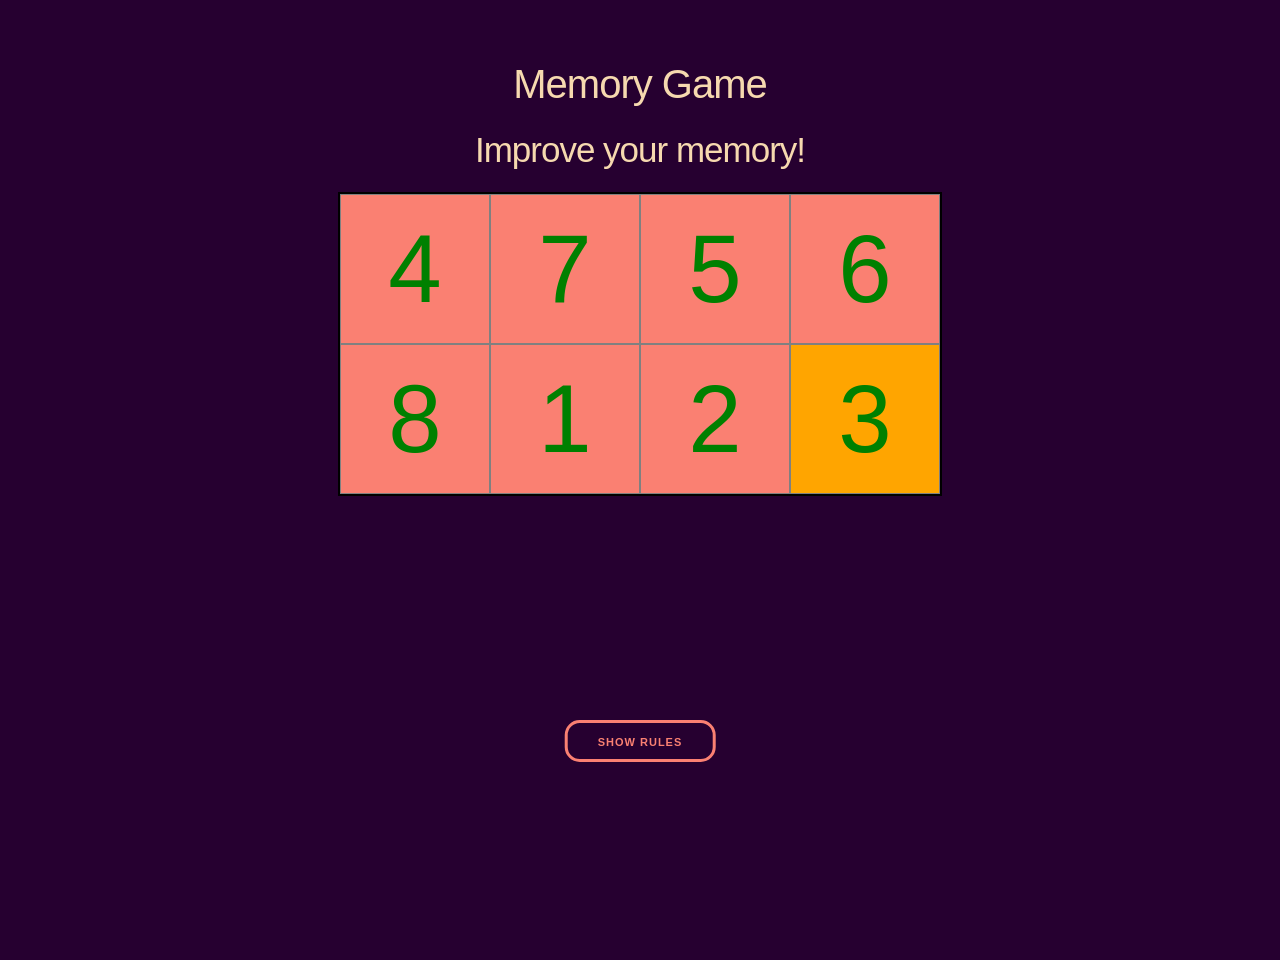
<file: index.html>
<!DOCTYPE html>
<html lang="en">

<head>
  <meta charset="utf-8">
  <title>MemoryGame</title>
  <meta name="ArtE" content="game">
  <meta name="viewport" content="width=device-width, initial-scale=1">
  <link rel="preconnect" href="https://fonts.googleapis.com">
  <link rel="preconnect" href="https://fonts.gstatic.com" crossorigin>
  <link
    href="https://fonts.googleapis.com/css2?family=Exo+2:ital,wght@0,100..900;1,100..900&family=Jura:wght@300..700&display=swap"
    rel="stylesheet">
  <link rel="stylesheet" href="css/normalize.css">
  <link rel="stylesheet" href="css/skeleton.css">
  <link rel="stylesheet" href="css/style.css">
</head>

<body>

  <div class="wrapper">
    <div class="container">
      <div class="row">
        <div class="one-column">
          <h1>Memory Game</h1>
          <h2 class="subtitle">Improve your memory!</h2>
          <div class="gamefield"></div>
        </div>
      </div>

    </div>
    <div class="rules-controls close-tutorial">
      <div class="rules-block">
        <h2 class="rules-title">Rules</h2>
        <ul class="rules-list">
          <li class="rules-item">You need to remember the numbers in eight cells.</li>
          <li class="rules-item">The numbers range from 1 to 8 and are placed randomly.</li>
          <li class="rules-item">Your task is to open the cells in the correct order, from 1 to 8.</li>
          <li class="rules-item">If you select the wrong number once, you get another chance.</li>
          <li class="rules-item">If you make a second mistake, the game resets, and you have to start over.</li>
        </ul>
      </div>
      <div class="controls-block">
        <h2 class="controls-title">Controls</h2>
        <div class="arrows">
          <img src="images/arrow-keys.jpg" alt="">
          <h3>Move between cells</h3>
        </div>
        <div class="arrows">
          <img src="images/space-button-icon.svg" alt="">
          <h3 class="spacebar-title">Open a cell</h3>
        </div>
      </div>

      <button type="button" class="close-tutorial-btn"></button>
    </div>
    <button class="open-tutorial-btn">Show Rules</button>
  </div>

  <script src="./script.js"></script>
</body>

</html>
</file>
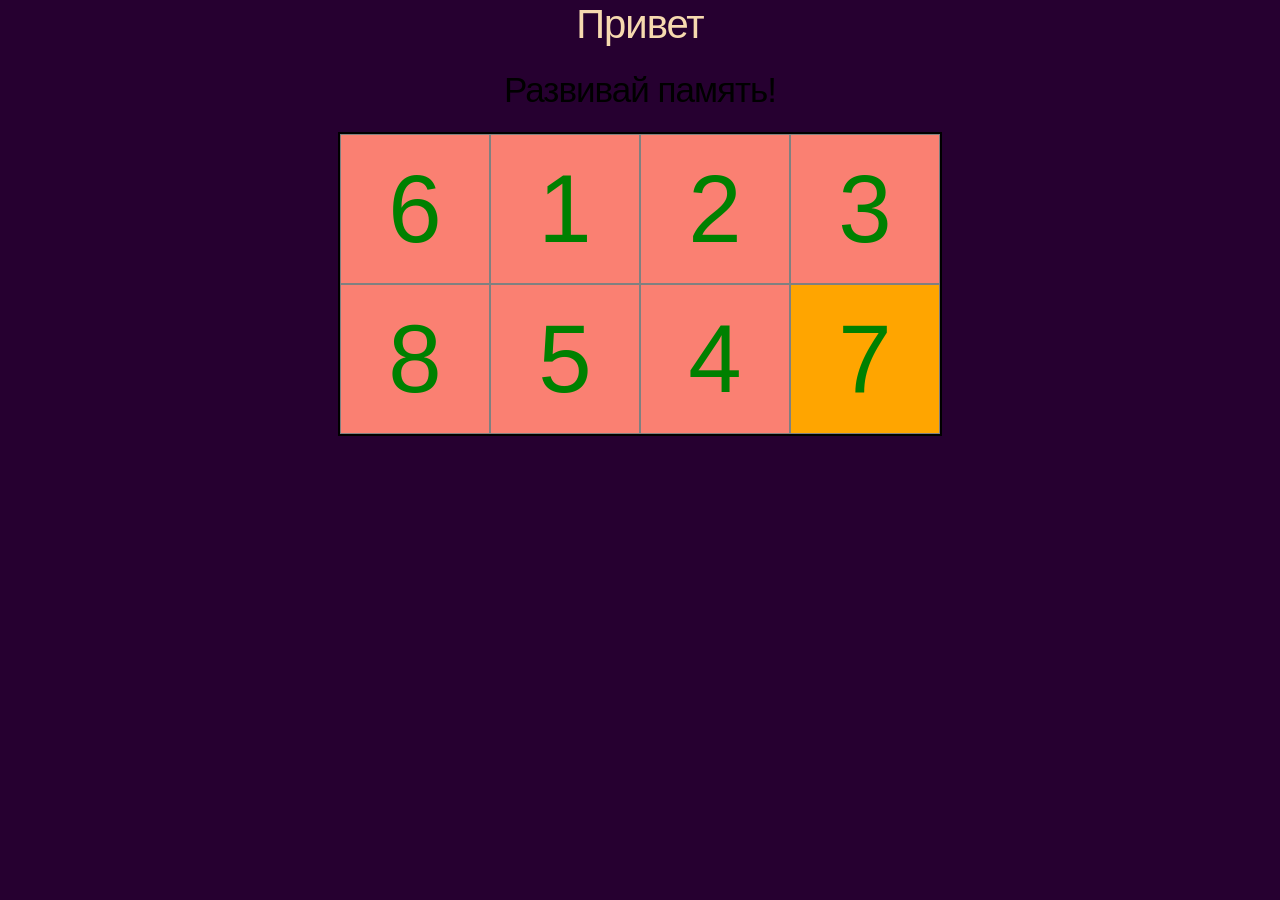
<file: sprint_14.html>
<!DOCTYPE html>
<html lang="en">

<head>
  <meta charset="utf-8">
  <title>Sprint 14. JS24/2 - itgid.info</title>
  <meta name="author" content="itgid.info">
  <meta name="viewport" content="width=device-width, initial-scale=1">
  <link rel="preconnect" href="https://fonts.googleapis.com">
  <link rel="preconnect" href="https://fonts.gstatic.com" crossorigin>
  <link
    href="https://fonts.googleapis.com/css2?family=Exo+2:ital,wght@0,100..900;1,100..900&family=Jura:wght@300..700&display=swap"
    rel="stylesheet">
  <link rel="stylesheet" href="css/normalize.css">
  <link rel="stylesheet" href="css/skeleton.css">
  <link rel="stylesheet" href="css/style.css">
  <!-- <link rel="stylesheet" href="css/night.css"> -->
  <link rel="icon" type="image/svg+xml" href="https://itgid.info/favicon.ico">
</head>

<body>

  <div class="container">
    <div class="row">
      <div class="one-column">
        <h1 >Привет</h1>
        <h2>Развивай память!</h2>
        <div class="gamefield"></div>
        <!-- <div class="message__1">Ошибка! <p>Права на ошибку больше нет</p></div> -->
        
      </div>
    </div>
  </div>

  <script src="./sprint_14.js"></script>
</body>

</html>
</file>
<file: css/skeleton.css>
/*
* Skeleton V2.0.4
* Copyright 2014, Dave Gamache
* www.getskeleton.com
* Free to use under the MIT license.
* http://www.opensource.org/licenses/mit-license.php
* 12/29/2014
*/


/* Table of contents
––––––––––––––––––––––––––––––––––––––––––––––––––
- Grid
- Base Styles
- Typography
- Links
- Buttons
- Forms
- Lists
- Code
- Tables
- Spacing
- Utilities
- Clearing
- Media Queries
*/


/* Grid
–––––––––––––––––––––––––––––––––––––––––––––––––– */
.container {
  position: relative;
  width: 100%;
  max-width: 960px;
  margin: 0 auto;
  padding: 0 20px;
  box-sizing: border-box; }
.column,
.columns {
  width: 100%;
  float: left;
  box-sizing: border-box; }

/* For devices larger than 400px */
@media (min-width: 400px) {
  .container {
    width: 85%;
    padding: 0; }
}

/* For devices larger than 550px */
@media (min-width: 550px) {
  .container {
    width: 80%; }
  .column,
  .columns {
    margin-left: 4%; }
  .column:first-child,
  .columns:first-child {
    margin-left: 0; }

  .one.column,
  .one.columns                    { width: 4.66666666667%; }
  .two.columns                    { width: 13.3333333333%; }
  .three.columns                  { width: 22%;            }
  .four.columns                   { width: 30.6666666667%; }
  .five.columns                   { width: 39.3333333333%; }
  .six.columns                    { width: 48%;            }
  .seven.columns                  { width: 56.6666666667%; }
  .eight.columns                  { width: 65.3333333333%; }
  .nine.columns                   { width: 74.0%;          }
  .ten.columns                    { width: 82.6666666667%; }
  .eleven.columns                 { width: 91.3333333333%; }
  .twelve.columns                 { width: 100%; margin-left: 0; }

  .one-third.column               { width: 30.6666666667%; }
  .two-thirds.column              { width: 65.3333333333%; }

  .one-half.column                { width: 48%; }

  /* Offsets */
  .offset-by-one.column,
  .offset-by-one.columns          { margin-left: 8.66666666667%; }
  .offset-by-two.column,
  .offset-by-two.columns          { margin-left: 17.3333333333%; }
  .offset-by-three.column,
  .offset-by-three.columns        { margin-left: 26%;            }
  .offset-by-four.column,
  .offset-by-four.columns         { margin-left: 34.6666666667%; }
  .offset-by-five.column,
  .offset-by-five.columns         { margin-left: 43.3333333333%; }
  .offset-by-six.column,
  .offset-by-six.columns          { margin-left: 52%;            }
  .offset-by-seven.column,
  .offset-by-seven.columns        { margin-left: 60.6666666667%; }
  .offset-by-eight.column,
  .offset-by-eight.columns        { margin-left: 69.3333333333%; }
  .offset-by-nine.column,
  .offset-by-nine.columns         { margin-left: 78.0%;          }
  .offset-by-ten.column,
  .offset-by-ten.columns          { margin-left: 86.6666666667%; }
  .offset-by-eleven.column,
  .offset-by-eleven.columns       { margin-left: 95.3333333333%; }

  .offset-by-one-third.column,
  .offset-by-one-third.columns    { margin-left: 34.6666666667%; }
  .offset-by-two-thirds.column,
  .offset-by-two-thirds.columns   { margin-left: 69.3333333333%; }

  .offset-by-one-half.column,
  .offset-by-one-half.columns     { margin-left: 52%; }

}


/* Base Styles
–––––––––––––––––––––––––––––––––––––––––––––––––– */
/* NOTE
html is set to 62.5% so that all the REM measurements throughout Skeleton
are based on 10px sizing. So basically 1.5rem = 15px :) */
html {
  font-size: 62.5%; }
body {
  font-size: 1.8em; /* currently ems cause chrome bug misinterpreting rems on body element */
  line-height: 1.6;
  font-weight: 400;
  font-family: "Raleway", "HelveticaNeue", "Helvetica Neue", Helvetica, Arial, sans-serif;
  color: #222; }


/* Typography
–––––––––––––––––––––––––––––––––––––––––––––––––– */
h1, h2, h3, h4, h5, h6 {
  margin-top: 0;
  margin-bottom: 2rem;
  font-weight: 300; }
h1 { font-size: 4.0rem; line-height: 1.2;  letter-spacing: -.1rem;}
h2 { font-size: 3.6rem; line-height: 1.25; letter-spacing: -.1rem; }
h3 { font-size: 3.0rem; line-height: 1.3;  letter-spacing: -.1rem; }
h4 { font-size: 2.4rem; line-height: 1.35; letter-spacing: -.08rem; }
h5 { font-size: 1.8rem; line-height: 1.5;  letter-spacing: -.05rem; }
h6 { font-size: 1.5rem; line-height: 1.6;  letter-spacing: 0; }

/* Larger than phablet */
@media (min-width: 550px) {
  h1 { font-size: 5.0rem; }
  h2 { font-size: 4.2rem; }
  h3 { font-size: 3.6rem; }
  h4 { font-size: 3.0rem; }
  h5 { font-size: 2.4rem; }
  h6 { font-size: 1.5rem; }
}

p {
  margin-top: 0; }


/* Links
–––––––––––––––––––––––––––––––––––––––––––––––––– */
a {
  color: #1EAEDB; }
a:hover {
  color: #0FA0CE; }


/* Buttons
–––––––––––––––––––––––––––––––––––––––––––––––––– */
.button,
button,
input[type="submit"],
input[type="reset"],
input[type="button"] {
  display: inline-block;
  height: 38px;
  padding: 0 30px;
  color: #555;
  text-align: center;
  font-size: 11px;
  font-weight: 600;
  line-height: 38px;
  letter-spacing: .1rem;
  text-transform: uppercase;
  text-decoration: none;
  white-space: nowrap;
  background-color: transparent;
  border-radius: 4px;
  border: 1px solid #bbb;
  cursor: pointer;
  box-sizing: border-box; }
.button:hover,
button:hover,
input[type="submit"]:hover,
input[type="reset"]:hover,
input[type="button"]:hover,
.button:focus,
button:focus,
input[type="submit"]:focus,
input[type="reset"]:focus,
input[type="button"]:focus {
  color: #333;
  border-color: #888;
  outline: 0; }
.button.button-primary,
button.button-primary,
input[type="submit"].button-primary,
input[type="reset"].button-primary,
input[type="button"].button-primary {
  color: #FFF;
  background-color: #33C3F0;
  border-color: #33C3F0; }
.button.button-primary:hover,
button.button-primary:hover,
input[type="submit"].button-primary:hover,
input[type="reset"].button-primary:hover,
input[type="button"].button-primary:hover,
.button.button-primary:focus,
button.button-primary:focus,
input[type="submit"].button-primary:focus,
input[type="reset"].button-primary:focus,
input[type="button"].button-primary:focus {
  color: #FFF;
  background-color: #1EAEDB;
  border-color: #1EAEDB; }


/* Forms
–––––––––––––––––––––––––––––––––––––––––––––––––– */
input[type="email"],
input[type="number"],
input[type="search"],
input[type="text"],
input[type="tel"],
input[type="url"],
input[type="password"],
textarea,
select {
  height: 38px;
  padding: 6px 10px; /* The 6px vertically centers text on FF, ignored by Webkit */
  background-color: #fff;
  border: 1px solid #D1D1D1;
  border-radius: 4px;
  box-shadow: none;
  box-sizing: border-box; }
/* Removes awkward default styles on some inputs for iOS */
input[type="email"],
input[type="number"],
input[type="search"],
input[type="text"],
input[type="tel"],
input[type="url"],
input[type="password"],
textarea {
  -webkit-appearance: none;
     -moz-appearance: none;
          appearance: none; }
textarea {
  min-height: 65px;
  padding-top: 6px;
  padding-bottom: 6px; }
input[type="email"]:focus,
input[type="number"]:focus,
input[type="search"]:focus,
input[type="text"]:focus,
input[type="tel"]:focus,
input[type="url"]:focus,
input[type="password"]:focus,
textarea:focus,
select:focus {
  border: 1px solid #33C3F0;
  outline: 0; }
label,
legend {
  display: block;
  margin-bottom: .5rem;
  font-weight: 600; }
fieldset {
  padding: 0;
  border-width: 0; }
input[type="checkbox"],
input[type="radio"] {
  display: inline; }
label > .label-body {
  display: inline-block;
  margin-left: .5rem;
  font-weight: normal; }


/* Lists
–––––––––––––––––––––––––––––––––––––––––––––––––– */
ul {
  list-style: circle inside; }
ol {
  list-style: decimal inside; }
ol, ul {
  padding-left: 0;
  margin-top: 0; }
ul ul,
ul ol,
ol ol,
ol ul {
  margin: 1.5rem 0 1.5rem 3rem;
  font-size: 90%; }
li {
  margin-bottom: 1rem; }


/* Code
–––––––––––––––––––––––––––––––––––––––––––––––––– */
code {
  padding: .2rem .5rem;
  margin: 0 .2rem;
  font-size: 90%;
  white-space: nowrap;
  background: #F1F1F1;
  border: 1px solid #E1E1E1;
  border-radius: 4px; }
pre > code {
  display: block;
  padding: 1rem 1.5rem;
  white-space: pre; }


/* Tables
–––––––––––––––––––––––––––––––––––––––––––––––––– */
th,
td {
  padding: 12px 15px;
  text-align: left;
  border-bottom: 1px solid #E1E1E1; }
th:first-child,
td:first-child {
  padding-left: 0; }
th:last-child,
td:last-child {
  padding-right: 0; }


/* Spacing
–––––––––––––––––––––––––––––––––––––––––––––––––– */
button,
.button {
  margin-bottom: 1rem; }
input,
textarea,
select,
fieldset {
  margin-bottom: 1.5rem; }
pre,
blockquote,
dl,
figure,
table,
p,
ul,
ol,
form {
  margin-bottom: 2.5rem; }


/* Utilities
–––––––––––––––––––––––––––––––––––––––––––––––––– */
.u-full-width {
  width: 100%;
  box-sizing: border-box; }
.u-max-full-width {
  max-width: 100%;
  box-sizing: border-box; }
.u-pull-right {
  float: right; }
.u-pull-left {
  float: left; }


/* Misc
–––––––––––––––––––––––––––––––––––––––––––––––––– */
hr {
  margin-top: 3rem;
  margin-bottom: 3.5rem;
  border-width: 0;
  border-top: 1px solid #E1E1E1; }


/* Clearing
–––––––––––––––––––––––––––––––––––––––––––––––––– */

/* Self Clearing Goodness */
.container:after,
.row:after,
.u-cf {
  content: "";
  display: table;
  clear: both; }


/* Media Queries
–––––––––––––––––––––––––––––––––––––––––––––––––– */
/*
Note: The best way to structure the use of media queries is to create the queries
near the relevant code. For example, if you wanted to change the styles for buttons
on small devices, paste the mobile query code up in the buttons section and style it
there.
*/


/* Larger than mobile */
@media (min-width: 400px) {}

/* Larger than phablet (also point when grid becomes active) */
@media (min-width: 550px) {}

/* Larger than tablet */
@media (min-width: 750px) {}

/* Larger than desktop */
@media (min-width: 1000px) {}

/* Larger than Desktop HD */
@media (min-width: 1200px) {}
</file>
<file: css/style.css>
* {
    outline: none
}

body {
    font-size: 18px;
    font-family: 'Lucida Sans Unicode', 'Lucida Grande', 'Lucida Sans', Arial, sans-serif;
    font-optical-sizing: auto;
    background-color: rgb(38, 0, 48);
    box-sizing: border-box;
    overflow-y: hidden;

}

h1,
h2,
h3,
h4,
h5,
h6 {
    font-optical-sizing: auto;
    text-align: center;
    color: black;
}

h1 {
    font-size: 4rem;
    color: #f6d9af;
}

h2 {
    font-size: 3.5rem;
}

h3 {
    font-size: 2.2rem;
}

h4 {
    font-size: 1.2rem;
    font-weight: bold;
}



.gamefield {
    width: 600px;
    height: 300px;
    display: flex;
    flex-wrap: wrap;
    border: 2px solid black;
    margin: 0 auto;
}

.fieldItem {
    background-color: salmon;
    width: 150px;
    height: 150px;
    box-sizing: border-box;
    border: 1px solid gray;
    display: flex;
    justify-content: center;
    align-items: center;
    font-size: 96px;
    color: green;
}

.active {
    background-color: orange;
}

.container {
    margin: 0 auto;
}

.wrapper {
    height: 100vh;
    width: 100%;
    padding-top: 60px;
}

.subtitle {
    color: #f6d9af;
}


.rules-controls {
    max-width: 1100px;
    height: 300px;
    width: 100%;
    background-color: #f6d9af;
    position: absolute;
    transform: translate(-50%, -50%);
    top: 75%;
    left: 50%;
    border-radius: 22px;
    padding: 35px 65px;
    display: flex;
    align-items: center;
    justify-content: space-between;
    z-index: 55;
    transition: 0.3s;
}

.rules-block {
    max-width: 50%;
    display: flex;
    flex-direction: column;
    justify-content: space-around;
    align-items: center;
    height: 100%;
    overflow-y: auto;
}

.rules-list {
    list-style: none;
    font-size: 20px;
    font-weight: 600;
    color: black;
    display: flex;
    justify-content: center;
    flex-direction: column;
    gap: 20px;
}

.controls-block {
    max-width: 50%;
    width: 100%;
    height: 100%;
    display: flex;
    flex-direction: column;
    justify-content: space-around;
    align-items: center;
    height: 100%;
    overflow-y: auto;
}

.arrows {
    display: flex;
    flex-direction: column;
    align-items: center;
    margin-bottom: 15px;
}

.arrows img {
    max-width: 200px;
    display: block;
}

.spacebar-title {
    margin-top: 10px;
}

.close-tutorial-btn {
    position: absolute;
    padding: 0;
    width: 40px;
    height: 40px;
    top: 10px;
    right: 10px;
    border: 3px solid #fa8072;
    background-color: transparent;
    border-radius: 10px;
    outline: none;
    transition: 0.3s;
}

.close-tutorial-btn::before,
.close-tutorial-btn::after {
    content: '';
    width: 30px;
    height: 2px;
    position: absolute;
    background-color: #fa8072;
    top: 50%;
    left: 50%;
    transition: 0.3s;
}

.close-tutorial-btn::before {
    transform: translate(-50%, -50%) rotate(-45deg);
}

.close-tutorial-btn::after {
    transform: translate(-50%, -50%) rotate(45deg);
}

.close-tutorial-btn:hover::after,
.close-tutorial-btn:hover::before {
    background-color: #f6d9af;
}

.close-tutorial-btn:hover {
    background-color: #260030;
    border-color: #f6d9af;
}

.close-tutorial-btn:active {
    opacity: 0.4;
}


.close-tutorial-btn:focus {
    border: none;
}

.close-tutorial {
    opacity: 0;
    z-index: -1;
    transition: 0.3s;
}

.open-tutorial-btn {
    position: absolute;
    top: 80%;
    left: 50%;
    transform: translateX(-50%);
    color: #fa8072;
    border: 3px solid #fa8072;
    padding-bottom: 36px;
    border-radius: 15px;
    transition: 0.2s;
}

.open-tutorial-btn:hover {
    background-color: #fa8072;
    color: #260030;
    font-weight: 800;
    border-color: #260030;
}

.open-tutorial-btn:focus {
    border-color: #fa8072;
    color: #ffa500;
}
</file>
